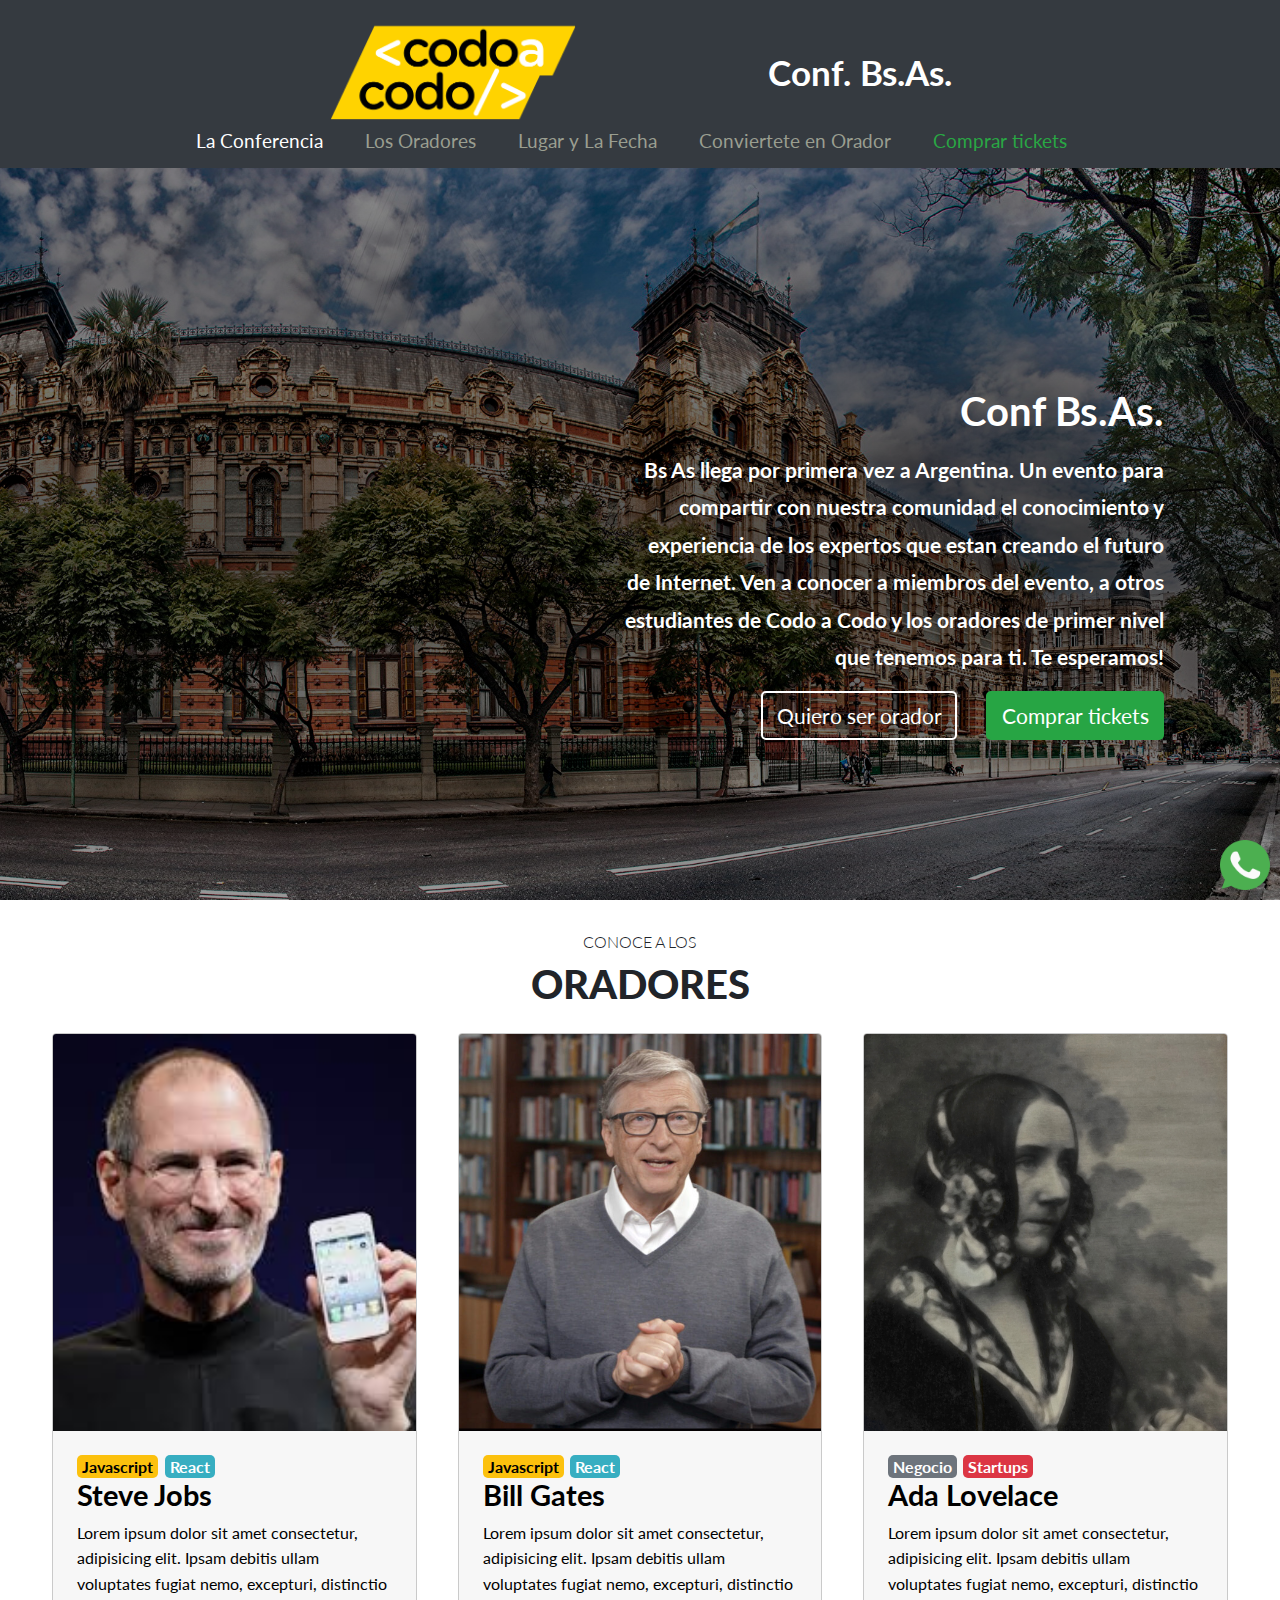
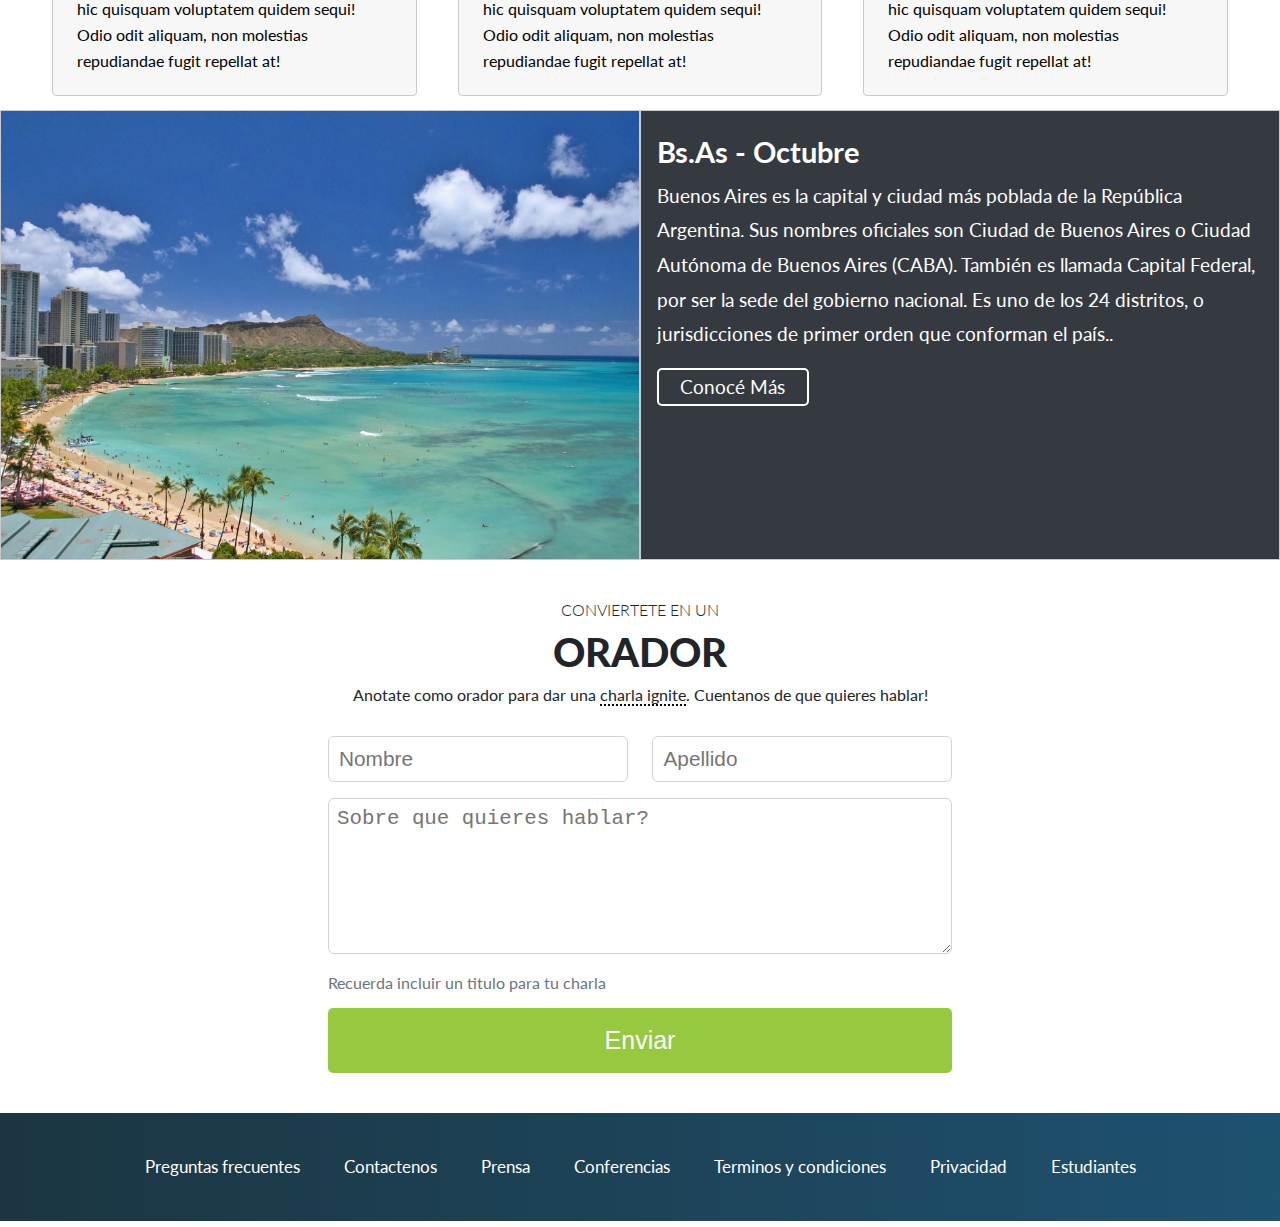
<file: index.html>
<!DOCTYPE html>
<html lang="es">

<head>
    <meta charset="UTF-8">
    <meta http-equiv="X-UA-Compatible" content="IE=edge">
    <meta name="viewport" content="width=device-width, initial-scale=1.0">
    <title>Proyecto</title>
    <link rel="stylesheet" href="./css/estilos.css">
    <link rel="shortcut icon" href="favicon.ico" type="image/x-icon">

</head>

<body>
    <header class="header">
        <div class="headerNav">
            <div class="contenedorLogo">
                <a href="#">
                    <img src="./assets/img/codoacodo2.png" alt="Logo">
                </a>
                <h2>Conf. Bs.As.</h2>

            </div>
            <nav class="navegacion">
                <ul class="listaNav">
                    <li><a class="linkNav colorBlanco" href="#laConferencia">La Conferencia</a></li>
                    <li><a class="linkNav" href="#losOradores">Los Oradores</a></li>
                    <li><a class="linkNav" href="#lugarYfecha">Lugar y La Fecha</a></li>
                    <li><a class="linkNav" href="#convierteteEnOrador">Conviertete en Orador</a></li>
                    <li><a class="linkNav colorVerde" href="./pages/comprar_tickets.html">Comprar tickets</a></li>

                </ul>

            </nav>
        </div>
        <section class="laConferencia">
            <div class="contenedorTextConf">
                <h1>Conf Bs.As.</h1>
                <p>Bs As llega por primera vez a Argentina. Un evento para compartir con nuestra comunidad el
                    conocimiento y experiencia de los expertos que estan creando el futuro de Internet. Ven a conocer a
                    miembros del evento, a otros estudiantes de Codo a Codo y los oradores de primer nivel que tenemos
                    para ti. Te esperamos!</p>
                <div class="botonesLaConferencia">
                    <a class="botonTransparente" href="#convierteteEnOrador">Quiero ser orador</a>
                    <a class="botonVerde" href="./pages/comprar_tickets.html">Comprar tickets</a>
                </div>

            </div>


        </section>
    </header>
    <main>
        <section class="sectionOradores">
            <div class="tituloPrincipal">
                <h2 class="tituloPrincipal_texto">CONOCE A LOS</h2>
                <p class="tituloSub">ORADORES</p>
            </div>
            <div class="padreCards">
                <div class="card">
                    <img src="./assets/img/steve.jpg" alt="Steve Jobs">
                    <div class="cardBody">
                        <div class="etiquetaCard">
                            <h4 class="tituloCardBody amarillo">Javascript</h4>
                            <h4 class="tituloCardBody azul">React</h4>
                        </div>
                        <div class="textoCard">
                            <h2>Steve Jobs</h2>
                            <p>Lorem ipsum dolor sit amet consectetur, adipisicing elit. Ipsam debitis ullam voluptates
                                fugiat nemo, excepturi, distinctio hic quisquam voluptatem quidem sequi! Odio odit
                                aliquam, non molestias repudiandae fugit repellat at!</p>
                        </div>
                    </div>
                </div>
                <div class="card">
                    <img src="./assets/img/bill.jpg" alt="Bill Gates">
                    <div class="cardBody">
                        <div class="etiquetaCard">
                            <h4 class="tituloCardBody amarillo">Javascript</h4>
                            <h4 class="tituloCardBody azul ">React</h4>
                        </div>
                        <div class="textoCard">
                            <h2>Bill Gates</h2>
                            <p>Lorem ipsum dolor sit amet consectetur, adipisicing elit. Ipsam debitis ullam voluptates
                                fugiat nemo, excepturi, distinctio hic quisquam voluptatem quidem sequi! Odio odit
                                aliquam, non molestias repudiandae fugit repellat at!</p>
                        </div>
                    </div>

                </div>
                <div class="card">
                    <img src="./assets/img/ada.jpeg" alt="Ada">
                    <div class="cardBody">
                        <div class="etiquetaCard">
                            <h4 class="tituloCardBody gris">Negocio</h4>
                            <h4 class="tituloCardBody rojo">Startups</h4>
                        </div>
                        <div class="textoCard">
                            <h2>Ada Lovelace</h2>
                            <p>Lorem ipsum dolor sit amet consectetur, adipisicing elit. Ipsam debitis ullam voluptates
                                fugiat nemo, excepturi, distinctio hic quisquam voluptatem quidem sequi! Odio odit
                                aliquam, non molestias repudiandae fugit repellat at!</p>
                        </div>
                    </div>

                </div>
            </div>
        </section>
        <section class="lugarFecha">
            <div class="left"></div>
            <div class="right">
                <h2>Bs.As - Octubre</h2>
                <p>Buenos Aires es la capital y ciudad más poblada de la República Argentina. 
                    Sus nombres oficiales son Ciudad de Buenos Aires o Ciudad Autónoma de Buenos Aires (CABA). 
                    También es llamada Capital Federal, por ser la sede del gobierno nacional. Es uno de los 24 distritos, o 
                    jurisdicciones de primer orden que conforman el país..</p>
                <a class="botonConoceMas" href="">Conocé Más</a>
            </div>
        </section>
        <section class="sectionForm">
            <div class="tituloPrincipal">
                <h2 class="tituloPrincipal_texto">CONVIERTETE EN UN</h2>
                <p class="tituloSub">ORADOR</p>
                <p>Anotate como orador para dar una <span class="subrayado">charla ignite</span>. Cuentanos de que
                    quieres hablar!</p>
            </div>
            <div class="form">
                <form action="" autocomplete="on">
                    <div class="nomApe">
                        <input type="text" placeholder="Nombre" required>
                        <input type="text" placeholder="Apellido" required>
                    </div>
                    <div class="texto">
                        <textarea name="" id="" cols="44" rows="6" placeholder="Sobre que quieres hablar?"
                            required></textarea>
                        <p>Recuerda incluir un titulo para tu charla</p>
                    </div>
                    <div class="botonForm">
                        <input type="submit" value="Enviar">
                    </div>
                </form>
            </div>
        </section>
    </main>

    <footer class="footer">
        <div>
            <a href="">Preguntas frecuentes</a>
            <a href="">Contactenos</a>
            <a href="">Prensa</a>
            <a href="">Conferencias</a>
            <a href="">Terminos y condiciones</a>
            <a href="">Privacidad</a>
            <a href="">Estudiantes</a>
        </div>
        
    </footer>
    <a href=""><img class="wsp" src="./assets/img/whatsapp.png" alt="what"></a>
</body>

</html>
</file>
<file: css/estilos.css>
/* Se van a trabajar solo con selectores de clases para no tener problema de especificidad  */
@import url('https://fonts.googleapis.com/css2?family=Lato:ital,wght@0,300;0,400;0,700;1,400&display=swap');


* {
    margin: 0;
    padding: 0;
    box-sizing: border-box;
}

body {
    font-family: 'Lato', sans-serif;
}

.header {
    height: 100vh;

}

.headerNav {
    height: 12%;
    background-color: rgb(53, 58, 64);
    display: flex;
    justify-content: space-between;
    padding: 1rem 5rem;
}


.contenedorLogo {
    width: 20%;
    display: flex;
    align-items: center;
    justify-content: space-between;
}

.contenedorLogo a {
    display: inline-block;
    width: 40%;
}

.contenedorLogo img {
    width: 100%;
    object-fit: cover;
}

.contenedorLogo h2 {
    color: white;
}

.navegacion {
    display: flex;
    align-items: center;
    justify-content: center;
    width: 60%;
    margin-right: 3%;
}

.listaNav {
    display: flex;
    list-style: none;
    justify-content: space-around;
    width: 100%;
}

.linkNav {
    color: #9a9e90;
    text-decoration: none;
    font-size: 1.2rem;
}

.colorBlanco{
    color: white;
}

.colorVerde{
    color: #29a744;
}

/*seccion la conferencia - hermano del headerNav*/
.laConferencia {
    height: 88%;
    background: linear-gradient(to bottom, #000000b7, #0000006e, #000000b7), url("../assets/img/ba1.jpg");
    background: linear-gradient(to bottom, #00000059, #000000b0, #00000059), url("../assets/img/ba1.jpg");

    background-size: cover;
    background-position: center;
    background-repeat: no-repeat;
    padding-right: 5rem;
    display: flex;
    align-items: center;
    justify-content: flex-end;
}

.contenedorTextConf {
    width: 45%;
    color: white;
    margin-right: 3%;
    text-align: right;
}


.contenedorTextConf h1 {
    margin-bottom: 1rem;
    font-size: 2.5rem;
    font-weight: bold;
}

.contenedorTextConf p {
    margin-bottom: 1rem;
    font-size: 1.3rem;
    line-height: 1.8;
    font-weight: bold;
}

.botonesLaConferencia a {
    display: inline-block;
    padding: 10px 2.5%;
    background-color: #333;
    color: #fff;
    text-decoration: none;
    border-radius: 5px;
    margin-left: 25px;
    font-size: 1.3rem;
}

.botonesLaConferencia a.botonVerde {
    background-color: #27a544;
    border: 2px solid #27a544;
}

.botonesLaConferencia a.botonTransparente {
    background-color: transparent;
    border: 2px solid white;
}

/* fin del header */

/* Sector de los oradores */

.sectionOradores {
    display: flex;
    flex-direction: column;
    align-items: center;
    height: 90vh;
    background-color: white;
    padding: 2rem;
}

.tituloPrincipal {
    display: flex;
    flex-direction: column;
    align-items: center;
    margin-bottom: 1rem;
    color: #212429;
}

.tituloPrincipal_texto {
    font-size: 1rem;
    font-weight: 350;
    line-height: 1.2;
    margin-bottom: 0.8rem;
}

.tituloSub {
    font-size: 2.5rem;
    font-weight: 900;
    line-height: 1;
    margin-bottom: 0.8rem;
}


.padreCards {
    height: 100%;
    width: 78%;
    margin: 0 auto;
    text-align: center;
    display: flex;
    justify-content: space-around;

}

.card {
    background-color: #f7f7f7;
    border-radius: 4px;
    border-color: black;
    overflow: hidden;
    width: 30%;
    display: flex;
    flex-direction: column;
    align-items: center;
    border: 1px solid rgb(202, 202, 202);

}

.card img {
    width: 100%;
    height: 60%;
    object-fit: cover;
}

.cardBody {
    height: 40%;
    padding: 1.5rem;
    text-align: left;
}

.etiquetaCard {
    display: flex;
}

.etiquetaCard h4 {
    margin-right: 2%;
    font-size: 1rem;
    border-radius: 5px;
    padding: 2px 5px;
    color: white;
}

.etiquetaCard h4.amarillo {
    background-color: #fcc10d;
    color: black;
}

.etiquetaCard h4.gris {
    background-color: #6d747c;
}

.etiquetaCard h4.azul {
    background-color: #37aec1;
}

.etiquetaCard h4.rojo {
    background-color: #dc3644;
}

.tituloCardBody {
    margin-top: 0;
}

.textoCard {
    padding-bottom: 2rem;
}

.textoCard h2 {
    margin-bottom: 8px;
    font-size: 100%;
    font-size: 1.8rem;
}

.textoCard p {
    margin-top: 0;
    font-size: 90%;
    line-height: 1.6;
    font-size: 1rem;

}

/* Fin de la seccion Los oradores */

/* sesion conoce más */

.lugarFecha {
    height: 50vh;
    display: flex;
    justify-content: center;
    align-items: center;
}

.left {
    width: 50%;
    height: 100%;
    background-image: url("../assets/img/honolulu.jpg");
    background-size: cover;
    background-position: center;
    background-repeat: no-repeat;
    border-color: black;
    border: 1px solid rgb(202, 202, 202);
}

.right {
    width: 50%;
    height: 100%;
    background-color: #353a40;
    color: white;
    border-color: black;
    border: 1px solid rgb(202, 202, 202);
    display: flex;
    flex-direction: column;
    justify-content: flex-start;
    padding: 1rem;
    font-size: 1.2rem;
    line-height: 1.8;
}

.botonConoceMas {
    margin-top: 1rem;
    border-radius: 5px;
    background-color: transparent;
    border: 2px solid white;
    text-decoration: none;
    text-align: center;
    color: white;
    width: 25%;
}

/* Fin del conoce más */

/* sesion conviertete en un orador- form */
.sectionForm {
    display: flex;
    flex-direction: column;
    align-items: center;
    padding: 2.5rem;
    height: auto;
}

.subrayado {
    border-bottom: 2px dotted #000;
}

.form {
    text-align: center;
    width: 52%;
    height: 100%;
    border-radius: 5px;
    margin-top: 1rem;
}

.nomApe {
    display: flex;
    justify-content: space-between;
    margin-bottom: 1rem;
}

.nomApe input {
    width: 48%;
    padding: 10px;
    border-radius: 6px;
    font-size: 1.3rem;
    border: 1px solid #d3d3d3;
}

.texto {
    color: #6d747c;
}

.texto textarea {
    width: 100%;
    border: 1px solid #d3d3d3;
    border-radius: 6px;
    padding: 8px;
    margin-bottom: 1rem;
    font-size: 1.3rem;
}

.form p {
    text-align: left;
    margin-top: 0;
    margin-bottom: 1rem;
}

.botonForm {
    width: 100%;
}

.botonForm input {
    width: 100%;
    background-color: #96c93f;
    color: white;
    padding: 18px;
    border: none;
    border-radius: 5px;
    font-size: 25px;
}

/* fin conviertete en un orador- form */

/* footer */
.footer {
    height: 12vh;
    background:linear-gradient( to right, #1b3642,#1d4358, #1d5271) ;
    display: flex;
    justify-content: space-around;
    padding: 1rem 2rem;
    align-items: center;
    text-decoration: none;
}

.footer a {
    margin-inline: 40px;
    text-decoration: none;
    color: white;
    font-size: 17px;
}

.wsp{
    position:fixed;
    bottom:10px;
    right: 10px;
    width: 50px;
}

@media screen and (max-width: 567px) {
    .header{
        height: 90vh;
    }
    .headerNav {
        flex-direction: column;
        align-items: center;
        justify-content: center;
        height: initial;
        padding: 1rem 1rem;
    }

    .contenedorLogo {
        width: 70%;
    }

    .listaNav {
        flex-direction: column;
        align-items: center;
        justify-content: center;
     }

    .laConferencia {
        height: 70%;
        background: linear-gradient(to bottom, #00000057, #000000c5, #00000057), url("../assets/img/colon.jpg");
        background-size: cover;
        background-position: center;
        background-repeat: no-repeat;
        text-align: center;
        padding-right: initial;
    }

    .contenedorTextConf {
        width: 100%;
        margin-right: 0;
        margin-bottom: 2rem;
        text-align: center;
    }

    .contenedorTextConf h1 {
        font-size: 2rem;
        margin-bottom: 0.5rem;
    }

    .contenedorTextConf p {
        font-size: 1rem;
        margin-bottom: 1rem;
        font-weight: normal;
        padding: 20px;
    }

    .botonesLaConferencia a {
        font-size: 1rem;
        padding: 10px 25px;
        margin: 0 10px;
    }

    /* Sector de los oradores */
    .sectionOradores {
        height: initial;
    }

    .tituloPrincipal {
        margin-bottom: initial;

    }
    .tituloSub {
        font-size: 2.2rem;
    }

    

    .padreCards {
        height: initial;
        width: 100%;
        flex-direction: column;
        justify-content: center;
        align-items: center;
    }

    .card {
        width: 100%;
    }

    /* Fin de la seccion Los oradores */

    /* sesion conoce más */

    .lugarFecha {
        height: auto;
        flex-direction: column;
    }

    .left {
        width: 100%;
        height: 300px;
         /* img que pesa menos */
        background-image: url("../assets/img/beach.jpg");
        background-size: cover;
        background-position: center;
        background-repeat: no-repeat;

    }

    .right {
        width: 100%;
        height: auto;
        flex-direction: column;
        font-size: 1rem;
        line-height: 1.6;
    }

    .botonConoceMas {
        width: 40%;
        max-width: 200px;
    }

    /* Fin del conoce más */

    /* sesion conviertete en un orador- form */

    .sectionForm {
        height: auto;
    }

    .sectionForm p {
        text-align: center;
    }

    .form {
        text-align: center;
        width: 90%;
    }

    .nomApe {
        flex-wrap: wrap;
    }

    .nomApe input {
        width: 100%;
        margin-bottom: 1rem;

    }

    .texto textarea {
        margin-bottom: 1rem;
    }

    /* fin conviertete en un orador- form */

    /* footer */

    .footer {
        height: auto;
        flex-direction: column;
        justify-content: center;
        text-align: center;
        padding: 1rem;
    }

    .footer a {
        margin: 0.5rem;
        display: block;
        font-size: 1.2rem;
    }
}

@media screen and (min-width: 568px) and (max-width:767px) {
    .headerNav {
        flex-direction: column;
        align-items: center;
        justify-content: center;
        height: initial;
        padding: 1rem 1rem;

    }

    .contenedorLogo {
        width: 70%;
    }

    .contenedorLogo h2 {
        font-size: 2.2rem;
    }

    .listaNav {
        flex-direction: column;
        align-items: center;
        justify-content: center;
        width: 100%;
        font-size: 1.2rem;
    }

    .laConferencia {
        height: 70%;
        background: linear-gradient(to bottom, #00000057, #000000c5, #00000057), url("../assets/img/colon.jpg");
        background-size: cover;
        background-position: center;
        background-repeat: no-repeat;
        text-align: center;
        padding-right: initial;
    }

    .contenedorTextConf {
        width: 100%;
        margin-right: 0;
        margin-bottom: 2rem;
        text-align: center;
    }

    .contenedorTextConf h1 {
        font-size: 2rem;
        margin-bottom: 0.5rem;
    }

    .contenedorTextConf p {
        font-size: 1rem;
        margin-bottom: 1rem;
        font-weight: normal;
        padding: 20px;
    }

    .botonesLaConferencia a {
        font-size: 1rem;
        padding: 10px 25px;
        margin: 0 10px;
    }

    /* Sector de los oradores */
    .sectionOradores {
        height: initial;
    }

    .tituloPrincipal {
        margin-bottom: initial;
    }

    .tituloSub {
        font-size: 2.2rem;
    }

    .padreCards {
        height: initial;
        max-width: 80%;
        margin: 0 auto;
        flex-direction: column;
        justify-content: center;
        align-items: center;
    }

    .card {
        width: 100%;
    }

    /* Fin de la seccion Los oradores */

    /* sesion conoce más */

    .lugarFecha {
        height: auto;
        flex-direction: column;
    }

    .left {
        width: 100%;
        height: 300px;
        background-image: url("../assets/img/beach.jpg");
        background-size: cover;
        background-position: center;
        background-repeat: no-repeat;

    }

    .right {
        width: 100%;
        height: auto;
        flex-direction: column;
        font-size: 1rem;
        line-height: 1.6;
    }

    .botonConoceMas {
        width: 40%;
        max-width: 200px;
    }

    /* Fin del conoce más */

    /* sesion conviertete en un orador- form */

    .sectionForm {
        height: auto;
    }

    .sectionForm p {
        text-align: center;
    }


    .form {
        text-align: center;
        width: 90%;
    }

    .nomApe {
        flex-wrap: wrap;
    }

    .nomApe input {
        width: 100%;
        margin-bottom: 1rem;

    }

    .texto textarea {
        margin-bottom: 1rem;
    }

    /* fin conviertete en un orador- form */

    /* footer */

    .footer {
        height: auto;
        flex-direction: column;
        justify-content: center;
        text-align: center;
        padding: 1rem;
    }

    .footer a {
        margin: 0.5rem;
        display: block;
        font-size: 1.2rem;
    }
}

@media screen and (min-width: 768px) and (max-width:991px) {

    .headerNav {
        flex-direction: column;
        align-items: center;
        justify-content: center;
        height: initial;
        padding: 1rem 1rem;
    }

    .contenedorLogo {
        width: 50%;
    }

    .contenedorLogo h2 {
        font-size: 2.2rem;
    }

    .navegacion {
        width: 100%;
        margin: auto;
    }

    .listaNav {
        width: 100%;
        justify-content: center;
    }

    .linkNav {
        font-size: 1rem;
        margin: 0 10px 10px -8px;
        padding: 10px 20px;
    }

    .laConferencia {
        background: linear-gradient(to bottom, #00000057, #000000c5, #00000057), url("../assets/img/colon.jpg");
        background-size: cover;
        background-position: center;
        background-repeat: no-repeat;
        text-align: center;
        padding-right: initial;
    }

    .contenedorTextConf {
        width: 100%;
        margin-right: 0;
        margin-bottom: 2rem;
        text-align: center;
    }

    .contenedorTextConf h1 {
        font-size: 2rem;
        margin-bottom: 0.5rem;
    }

    .contenedorTextConf p {
        font-size: 1.2rem;
        margin-bottom: 1rem;
        font-weight: normal;
        padding: 20px;
    }

    .botonesLaConferencia a {
        font-size: 1rem;
        padding: 10px 25px;
        margin: 0 10px;
    }

    /* Sector de los oradores */
    .sectionOradores {
        height: initial;
    }

    .tituloPrincipal {
        margin-bottom: initial;
    }
    .tituloSub {
        font-size: 2.2rem;
    }

    .padreCards {
        height: initial;
        max-width: 70%;
        width: auto;
        flex-direction: column;
        justify-content: center;
        align-items: center;
    }

    .card {
        width: 100%;
    }

    /* Fin de la seccion Los oradores */

    /* sesion conoce más */

    .lugarFecha {
        height: auto;
        flex-direction: column;
    }

    .left {
        width: 100%;
        height: 300px;
        background-image: url("../assets/img/beach.jpg");
        background-size: cover;
        background-position: center;
        background-repeat: no-repeat;
    }

    .right {
        width: 100%;
        height: auto;
        flex-direction: column;
        font-size: 1rem;
        line-height: 1.6;
    }

    .botonConoceMas {
        width: 40%;
        max-width: 200px;
    }

    /* Fin del conoce más */

    /* sesion conviertete en un orador- form */

    .sectionForm {
        height: auto;
    }

    .sectionForm p {
        text-align: center;
    }

    .form {
        text-align: center;
        width: 90%;
    }

    .nomApe {
        flex-wrap: wrap;
    }

    .nomApe input {
        width: 100%;
        margin-bottom: 1rem;
    }

    .texto textarea {
        margin-bottom: 1rem;
    }

    /* fin conviertete en un orador- form */

    /* footer */

    .footer {
        height: auto;
        flex-direction: column;
        justify-content: center;
        text-align: center;
        padding: 1rem;
    }

    .footer a {
        margin: 0.5rem;
        display: block;
        font-size: 1.2rem;
    }
}

@media screen and (min-width: 992px) and (max-width:1199px) {
    .headerNav {
        flex-direction: column;
        align-items: center;
        justify-content: center;
        height: initial;
        padding: 1rem 1rem;

    }

    .contenedorLogo {
        width: 50%;
    }

    .contenedorLogo h2 {
        font-size: 2.2rem;
    }

    .navegacion {

        width: 100%;
        margin: auto;
    }

    .listaNav {
        width: 100%;
        justify-content: center;
    }

    .linkNav {
        font-size: 1.2rem;
        margin: 0 10px 10px -8px;
        padding: 10px 20px;
    }


    .laConferencia {
        padding-right: 2rem;
    }

    .contenedorTextConf {
        width: 50%;
        margin-right: 2%;
    }

    .sectionOradores {
        height: auto;
    }

    .tituloSub {
        font-size: 2rem;
    }

    /* decidi hacer que las card se muestren dos arriba y una abajo,
    para esta medida,
    capaz no es lo mas estetico */

    .padreCards {
        width: 90%;
        flex-wrap: wrap;
        justify-content: center;
    }

    .card {
        width: 45%;
        margin-bottom: 2rem;
    }

    .textoCard h2 {
        font-size: 1.5rem;
    }

    .botonConoceMas {
        width: 25%;
    }

    .footer {
        padding: 1rem 0rem;
    }

    .footer a {
        margin-inline: 16px;
    }
}

@media screen and (min-width: 1200px) and (max-width:1399px) {
    .headerNav {
        flex-direction: column;
        align-items: center;
        justify-content: center;
        height: initial;
        padding: 1rem 1rem;
    }

    .contenedorLogo {
        width: 50%;
    }

    .contenedorLogo h2 {
        font-size: 2.2rem;
    }

    .navegacion {

        width: 100%;
        margin: auto;
    }

    .listaNav {
        width: 100%;
        justify-content: center;
    }

    .linkNav {
        font-size: 1.2rem;
        margin: 0 10px 10px -8px;
        padding: 10px 20px;
    }

    .padreCards {
        width: initial;
    }

    .footer {
        padding: 1rem 0rem;
    }

    .footer a {
        margin-inline: 20px;
    }
}
</file>
